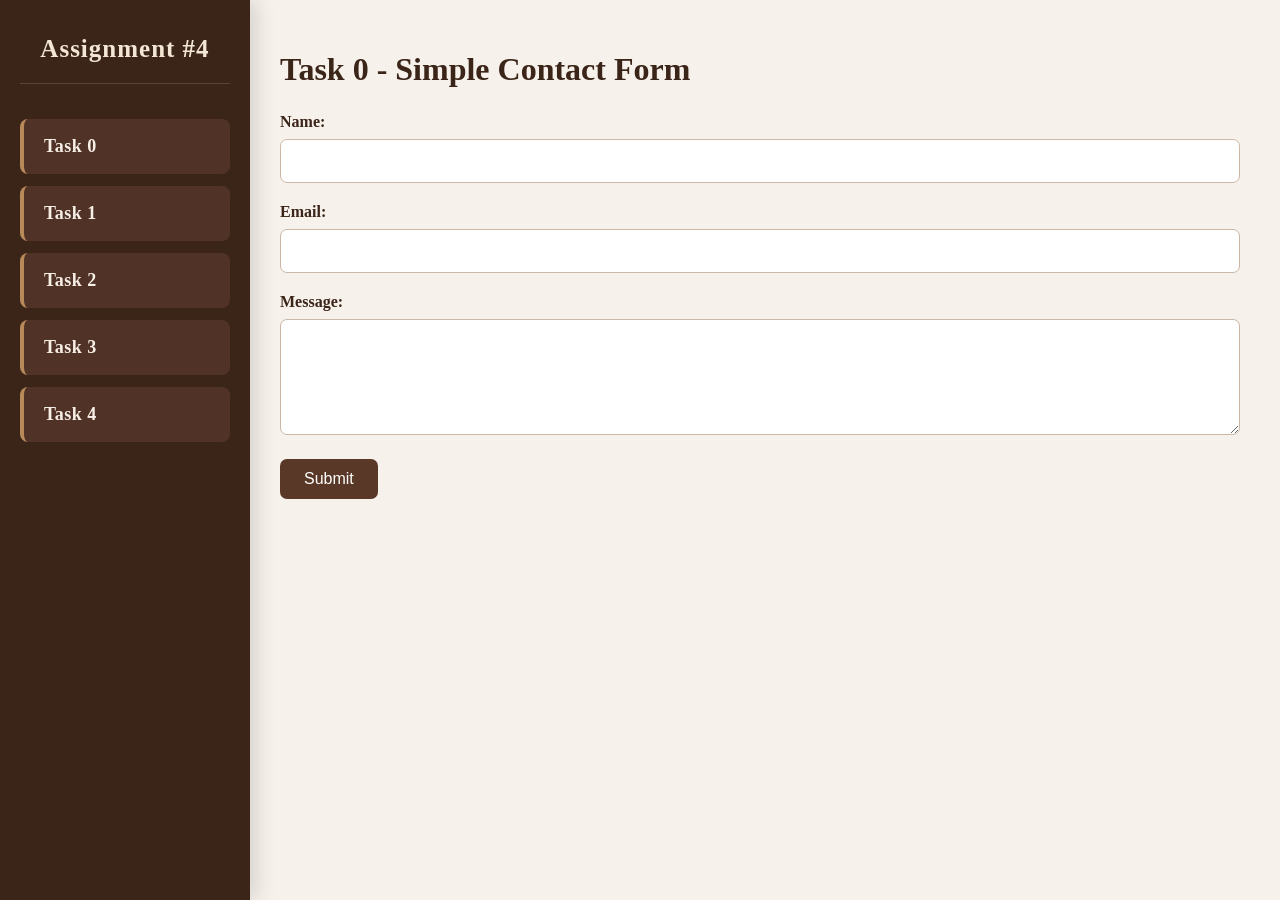
<file: index.html>
<!DOCTYPE html>
<html lang="en">
<head>
    <meta charset="UTF-8">
    <meta name="viewport" content="width=device-width, initial-scale=1.0">

    <title>Task 0 - Simple Contact Form</title>

    <link rel="stylesheet" href="css/style.css">
</head>

<body>

    <nav class="sidebar">

    <div class="sidebar-title">
        Assignment #4
    </div>

    <a href="index.html">Task 0</a>
    <a href="task1.html">Task 1</a>
    <a href="task2.html">Task 2</a>
    <a href="task3.html">Task 3</a>
    <a href="task4.html">Task 4</a>

</nav>

    <main class="container">

        <h1>Task 0 - Simple Contact Form</h1>

        <form>

            <div class="form-group">
                <label for="name">Name:</label>

                <input
                    type="text"
                    id="name"
                    name="name"
                >
            </div>

            <div class="form-group">
                <label for="email">Email:</label>

                <input
                    type="email"
                    id="email"
                    name="email"
                >
            </div>

            <div class="form-group">
                <label for="message">Message:</label>

                <textarea
                    id="message"
                    name="message"
                    rows="5"
                ></textarea>
            </div>

            <button type="submit">
                Submit
            </button>

        </form>

    </main>

</body>
</html>
</file>
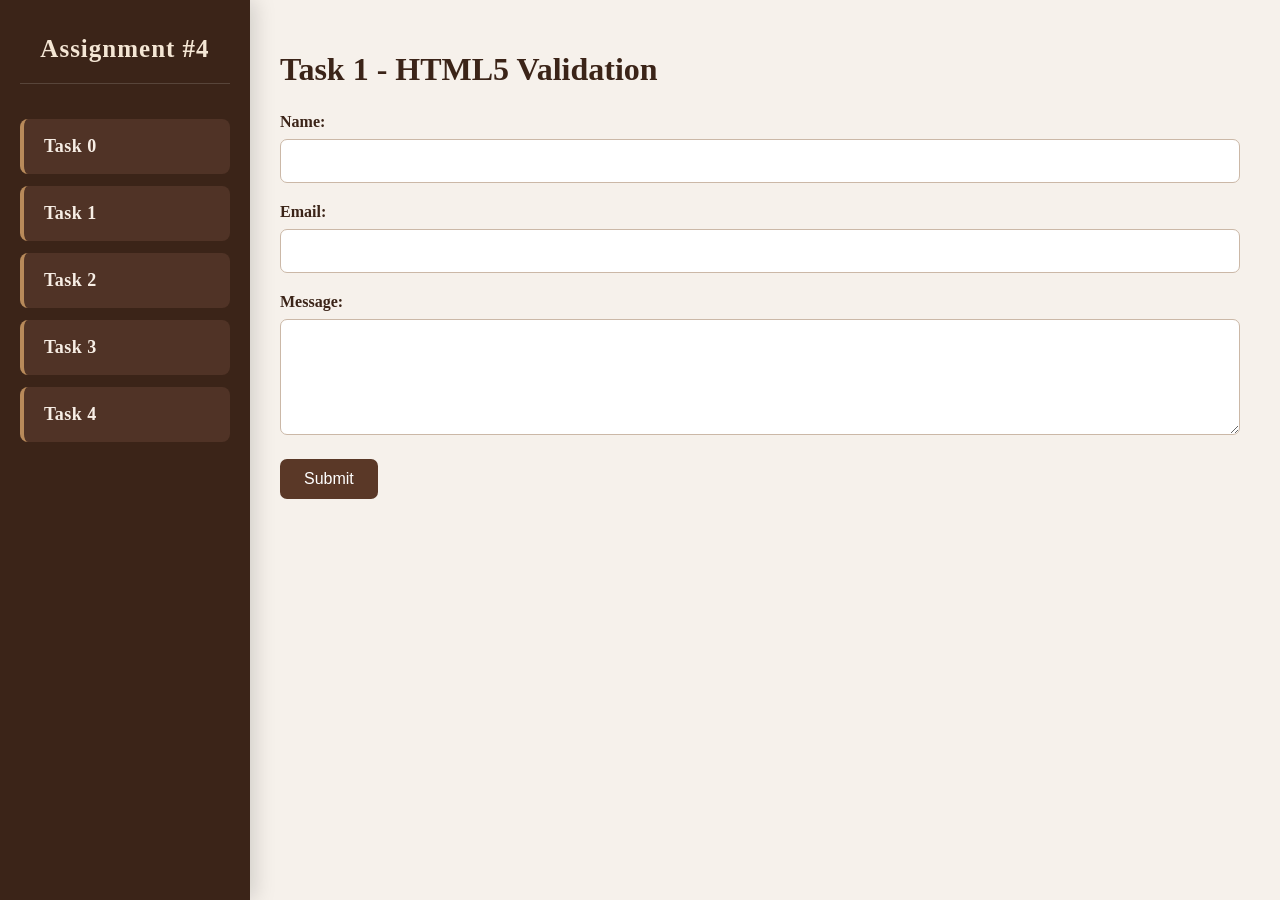
<file: task1.html>
<!DOCTYPE html>
<html lang="en">
<head>
    <meta charset="UTF-8">
    <meta name="viewport" content="width=device-width, initial-scale=1.0">

    <title>Task 1 - HTML5 Validation</title>

    <link rel="stylesheet" href="css/style.css">
</head>

<body>

<nav class="sidebar">

    <div class="sidebar-title">
        Assignment #4
    </div>

    <a href="index.html">Task 0</a>
    <a href="task1.html">Task 1</a>
    <a href="task2.html">Task 2</a>
    <a href="task3.html">Task 3</a>
    <a href="task4.html">Task 4</a>

</nav>

    <main class="container">

        <h1>Task 1 - HTML5 Validation</h1>

        <form>

            <div class="form-group">

                <label for="name">
                    Name:
                </label>

                <input
                    type="text"
                    id="name"
                    name="name"
                    required
                    minlength="2"
                    maxlength="50"
                >

            </div>

            <div class="form-group">

                <label for="email">
                    Email:
                </label>

                <input
                    type="email"
                    id="email"
                    name="email"
                    required
                    maxlength="100"
                >

            </div>

            <div class="form-group">

                <label for="message">
                    Message:
                </label>

                <textarea
                    id="message"
                    name="message"
                    rows="5"
                    required
                    minlength="10"
                    maxlength="500"
                ></textarea>

            </div>

            <button type="submit">
                Submit
            </button>

        </form>

    </main>

</body>
</html>
</file>
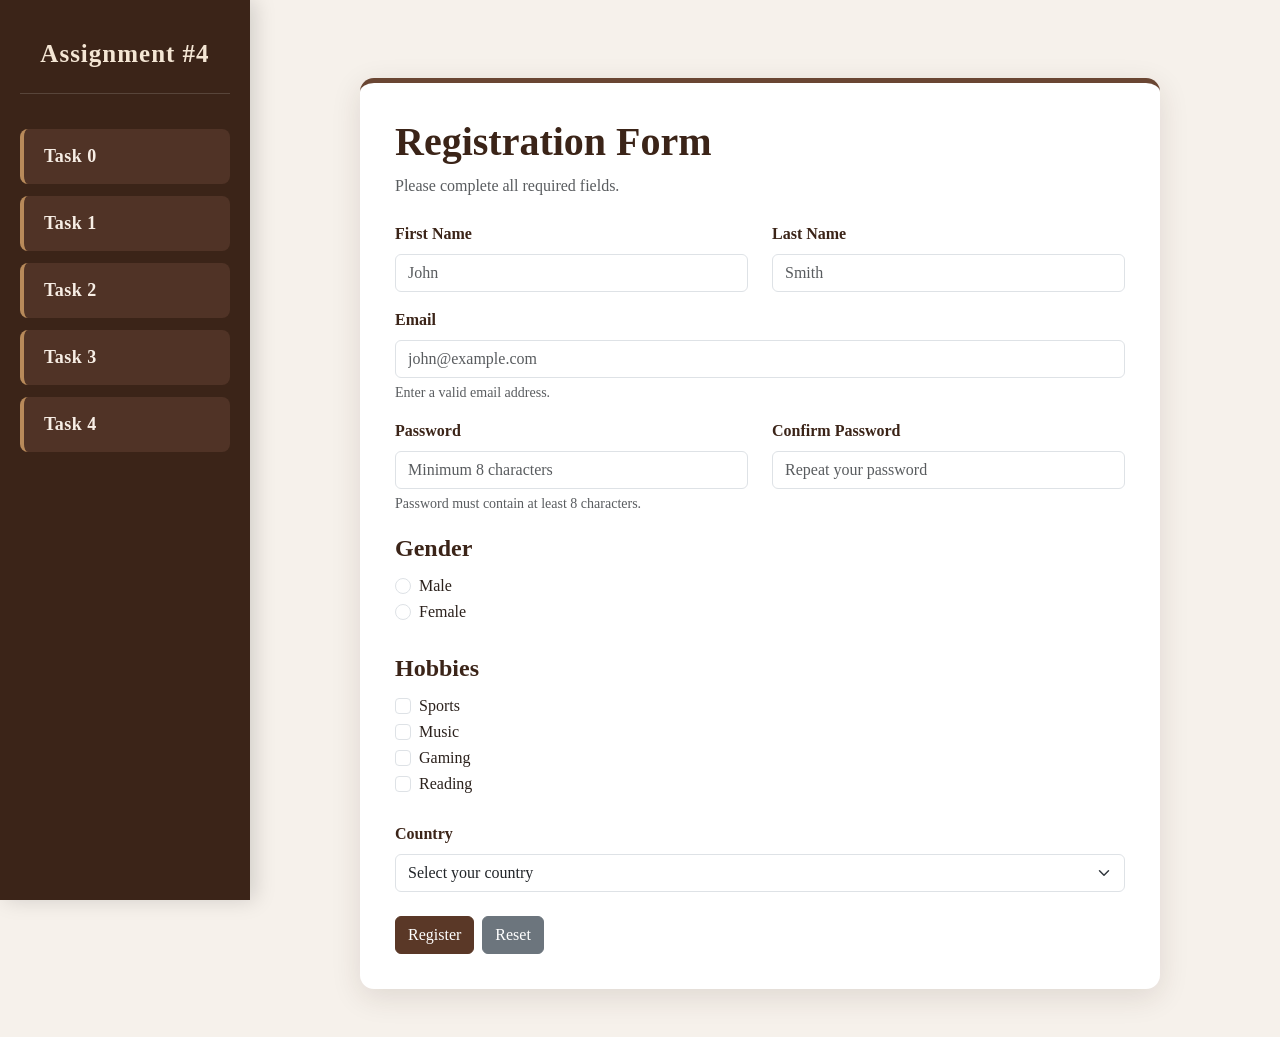
<file: task4.html>
<!DOCTYPE html>
<html lang="en">

<head>

    <meta charset="UTF-8">

    <meta
        name="viewport"
        content="width=device-width, initial-scale=1.0"
    >

    <title>Task 4 - Registration Form</title>

    <!-- Bootstrap CSS -->

    <link
        href="https://cdn.jsdelivr.net/npm/bootstrap@5.3.8/dist/css/bootstrap.min.css"
        rel="stylesheet"
    >

    <!-- Custom CSS -->

    <link
        rel="stylesheet"
        href="css/style.css"
    >

</head>

<body>

    <!-- NAVBAR -->
<nav class="sidebar">

    <div class="sidebar-title">
        Assignment #4
    </div>

    <a href="index.html">Task 0</a>
    <a href="task1.html">Task 1</a>
    <a href="task2.html">Task 2</a>
    <a href="task3.html">Task 3</a>
    <a href="task4.html">Task 4</a>

</nav>


    <!-- MAIN -->

    <div class="container my-5">

        <div class="registration-card">

            <h1 class="mb-2">
                Registration Form
            </h1>

            <p class="text-muted mb-4">
                Please complete all required fields.
            </p>


            <form
                id="registrationForm"
                class="needs-validation"
                novalidate
            >

                <!-- NAME ROW -->

                <div class="row">

                    <!-- FIRST NAME -->

                    <div class="col-md-6 mb-3">

                        <label
                            for="firstName"
                            class="form-label"
                        >
                            First Name
                        </label>

                        <input
                            type="text"
                            class="form-control"
                            id="firstName"
                            name="firstName"
                            required
                            minlength="2"
                            maxlength="50"
                            placeholder="John"
                        >

                        <div class="valid-feedback">
                            Looks good!
                        </div>

                        <div class="invalid-feedback">
                            Please enter your first name.
                        </div>

                    </div>


                    <!-- LAST NAME -->

                    <div class="col-md-6 mb-3">

                        <label
                            for="lastName"
                            class="form-label"
                        >
                            Last Name
                        </label>

                        <input
                            type="text"
                            class="form-control"
                            id="lastName"
                            name="lastName"
                            required
                            minlength="2"
                            maxlength="50"
                            placeholder="Smith"
                        >

                        <div class="valid-feedback">
                            Looks good!
                        </div>

                        <div class="invalid-feedback">
                            Please enter your last name.
                        </div>

                    </div>

                </div>


                <!-- EMAIL -->

                <div class="mb-3">

                    <label
                        for="email"
                        class="form-label"
                    >
                        Email
                    </label>

                    <input
                        type="email"
                        class="form-control"
                        id="email"
                        name="email"
                        required
                        placeholder="john@example.com"
                    >

                    <div class="form-text">
                        Enter a valid email address.
                    </div>

                    <div class="valid-feedback">
                        Email looks good!
                    </div>

                    <div class="invalid-feedback">
                        Please enter a valid email address.
                    </div>

                </div>


                <!-- PASSWORD ROW -->

                <div class="row">

                    <!-- PASSWORD -->

                    <div class="col-md-6 mb-3">

                        <label
                            for="password"
                            class="form-label"
                        >
                            Password
                        </label>

                        <input
                            type="password"
                            class="form-control"
                            id="password"
                            name="password"
                            required
                            minlength="8"
                            maxlength="30"
                            placeholder="Minimum 8 characters"
                        >

                        <div class="form-text">
                            Password must contain at least 8 characters.
                        </div>

                        <div class="valid-feedback">
                            Password length is valid.
                        </div>

                        <div class="invalid-feedback">
                            Password must contain at least 8 characters.
                        </div>

                    </div>


                    <!-- CONFIRM PASSWORD -->

                    <div class="col-md-6 mb-3">

                        <label
                            for="confirmPassword"
                            class="form-label"
                        >
                            Confirm Password
                        </label>

                        <input
                            type="password"
                            class="form-control"
                            id="confirmPassword"
                            name="confirmPassword"
                            required
                            minlength="8"
                            placeholder="Repeat your password"
                        >

                        <div class="valid-feedback">
                            Passwords match!
                        </div>

                        <div class="invalid-feedback">
                            Passwords must match.
                        </div>

                    </div>

                </div>


                <!-- GENDER -->

                <fieldset class="mb-4">

                    <legend class="form-label">
                        Gender
                    </legend>

                    <div class="form-check">

                        <input
                            class="form-check-input"
                            type="radio"
                            name="gender"
                            id="male"
                            value="male"
                            required
                        >

                        <label
                            class="form-check-label"
                            for="male"
                        >
                            Male
                        </label>

                    </div>


                    <div class="form-check">

                        <input
                            class="form-check-input"
                            type="radio"
                            name="gender"
                            id="female"
                            value="female"
                            required
                        >

                        <label
                            class="form-check-label"
                            for="female"
                        >
                            Female
                        </label>

                    </div>

                </fieldset>


                <!-- HOBBIES -->

                <fieldset class="mb-4">

                    <legend class="form-label">
                        Hobbies
                    </legend>


                    <div class="form-check">

                        <input
                            class="form-check-input"
                            type="checkbox"
                            id="sports"
                            name="hobbies"
                            value="sports"
                        >

                        <label
                            class="form-check-label"
                            for="sports"
                        >
                            Sports
                        </label>

                    </div>


                    <div class="form-check">

                        <input
                            class="form-check-input"
                            type="checkbox"
                            id="music"
                            name="hobbies"
                            value="music"
                        >

                        <label
                            class="form-check-label"
                            for="music"
                        >
                            Music
                        </label>

                    </div>


                    <div class="form-check">

                        <input
                            class="form-check-input"
                            type="checkbox"
                            id="gaming"
                            name="hobbies"
                            value="gaming"
                        >

                        <label
                            class="form-check-label"
                            for="gaming"
                        >
                            Gaming
                        </label>

                    </div>


                    <div class="form-check">

                        <input
                            class="form-check-input"
                            type="checkbox"
                            id="reading"
                            name="hobbies"
                            value="reading"
                        >

                        <label
                            class="form-check-label"
                            for="reading"
                        >
                            Reading
                        </label>

                    </div>

                </fieldset>


                <!-- COUNTRY -->

                <div class="mb-4">

                    <label
                        for="country"
                        class="form-label"
                    >
                        Country
                    </label>

                    <select
                        class="form-select"
                        id="country"
                        name="country"
                        required
                    >

                        <option value="" selected disabled>
                            Select your country
                        </option>

                        <option value="kazakhstan">
                            Kazakhstan
                        </option>

                        <option value="usa">
                            United States
                        </option>

                        <option value="uk">
                            United Kingdom
                        </option>

                        <option value="germany">
                            Germany
                        </option>

                        <option value="south-korea">
                            South Korea
                        </option>

                    </select>

                    <div class="valid-feedback">
                        Country selected!
                    </div>

                    <div class="invalid-feedback">
                        Please select your country.
                    </div>

                </div>


                <!-- BUTTONS -->

                <div class="d-flex gap-2">

                    <button
                        class="btn btn-primary"
                        type="submit"
                    >
                        Register
                    </button>

                    <button
                        class="btn btn-secondary"
                        type="reset"
                    >
                        Reset
                    </button>

                </div>

            </form>

        </div>

    </div>


    <!-- OUR JAVASCRIPT -->

    <script src="js/validation.js"></script>


    <!-- BOOTSTRAP JAVASCRIPT -->

    <script
        src="https://cdn.jsdelivr.net/npm/bootstrap@5.3.8/dist/js/bootstrap.bundle.min.js">
    </script>

</body>
</html>
</file>
<file: css/style.css>
/* =========================
   GENERAL
   ========================= */

* {
    box-sizing: border-box;
}

body {
    margin: 0;
    font-family: "Georgia", "Times New Roman", serif;
    background-color: #f6f1eb;
    color: #2b211c;
}


/* =========================
   LEFT SIDEBAR
   ========================= */

.sidebar {
    position: fixed;
    top: 0;
    left: 0;

    width: 250px;
    height: 100vh;

    padding: 35px 20px;

    background: #3b2418;

    display: flex;
    flex-direction: column;

    box-shadow: 5px 0 20px rgba(0, 0, 0, 0.15);

    z-index: 1000;
}


/* Assignment #4 */

.sidebar-title {
    color: #f4e6d4;

    font-size: 25px;
    font-weight: bold;

    text-align: center;

    margin-bottom: 35px;

    padding-bottom: 20px;

    border-bottom: 1px solid rgba(255, 255, 255, 0.15);

    letter-spacing: 1px;
}


/* ALL TASK BUTTONS */

.sidebar a {
    width: 100%;

    display: flex;
    align-items: center;

    height: 55px;

    padding: 0 20px;

    margin-bottom: 12px;

    color: #f7eee5;

    background-color: #503326;

    text-decoration: none;

    font-size: 18px;
    font-weight: 600;

    letter-spacing: 0.5px;

    border-radius: 8px;

    border-left: 4px solid #b88a5a;

    transition: all 0.25s ease;
}


/* HOVER */

.sidebar a:hover {
    background-color: #6a4633;

    color: white;

    transform: translateX(5px);

    border-left-color: #d6ad7b;
}


/* =========================
   PAGE CONTENT
   ========================= */

/*
   Sidebar = 250px.
   Therefore content starts after it.
*/

body > .container,
body > main.container {
    margin-left: 280px;

    width: calc(100% - 320px);

    max-width: 1000px;
}


/* For Bootstrap pages */

.container {
    padding-top: 30px;
}


/* =========================
   HEADINGS
   ========================= */

h1 {
    color: #3b2418;

    font-weight: bold;

    margin-bottom: 25px;
}


/* =========================
   BASIC FORM
   ========================= */

.form-group {
    margin-bottom: 20px;
}

.form-group label {
    display: block;

    margin-bottom: 8px;

    font-weight: bold;

    color: #3b2418;
}

.form-group input,
.form-group textarea {
    width: 100%;

    padding: 12px;

    border: 1px solid #cbb8a7;

    border-radius: 7px;

    background-color: white;

    font-family: Arial, sans-serif;

    font-size: 16px;

    transition: 0.2s;
}


/* INPUT FOCUS */

.form-group input:focus,
.form-group textarea:focus,
.form-control:focus,
.form-select:focus {
    outline: none;

    border-color: #8b5e3c;

    box-shadow: 0 0 0 0.2rem rgba(139, 94, 60, 0.15);
}


/* =========================
   BASIC BUTTON
   ========================= */

main button {
    padding: 11px 24px;

    border: none;

    border-radius: 7px;

    background-color: #5a3827;

    color: white;

    font-size: 16px;

    cursor: pointer;

    transition: 0.2s;
}

main button:hover {
    background-color: #76503a;
}


/* =========================
   BOOTSTRAP BUTTON OVERRIDE
   ========================= */

.btn-primary {
    background-color: #5a3827 !important;

    border-color: #5a3827 !important;
}

.btn-primary:hover {
    background-color: #76503a !important;

    border-color: #76503a !important;
}


/* =========================
   REGISTRATION CARD
   ========================= */

.registration-card {
    max-width: 800px;

    margin: 0 auto;

    padding: 35px;

    background-color: #ffffff;

    border-radius: 14px;

    border-top: 5px solid #6a4633;

    box-shadow: 0 8px 30px rgba(59, 36, 24, 0.12);
}


/* =========================
   BOOTSTRAP LABELS
   ========================= */

.form-label {
    color: #3b2418;

    font-weight: 600;
}


/* =========================
   MOBILE
   ========================= */

@media (max-width: 768px) {

    .sidebar {
        position: relative;

        width: 100%;
        height: auto;

        padding: 20px;
    }

    .sidebar-title {
        margin-bottom: 20px;
    }

    .sidebar a {
        height: 50px;
    }

    body > .container,
    body > main.container {
        margin-left: auto;
        margin-right: auto;

        width: 90%;
    }

    .registration-card {
        padding: 20px;
    }
}
</file>
